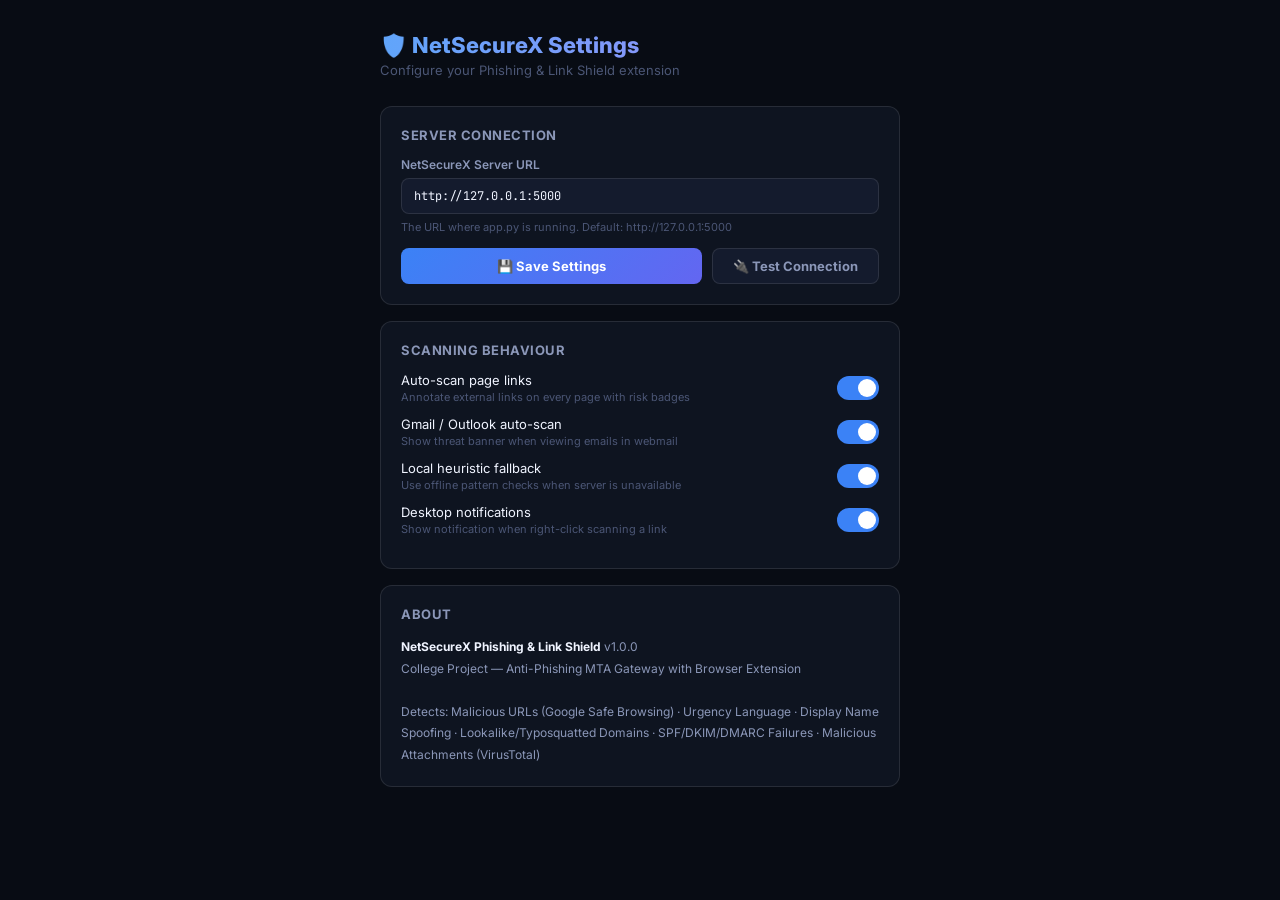
<file: extension/options.html>
<!DOCTYPE html>
<html lang="en">
<head>
  <meta charset="UTF-8">
  <meta name="viewport" content="width=device-width, initial-scale=1.0">
  <title>NetSecureX — Settings</title>
  <link href="https://fonts.googleapis.com/css2?family=Inter:wght@400;500;600;700&family=JetBrains+Mono&display=swap" rel="stylesheet">
  <style>
    :root {
      --bg: #080c14; --card: #0e1420; --border: rgba(255,255,255,0.1);
      --txt1: #f0f4ff; --txt2: #8b97b8; --txt3: #4b5675;
      --accent: #3b82f6; --green: #10b981; --red: #ef4444;
    }
    * { box-sizing: border-box; margin: 0; padding: 0; }
    body {
      background: var(--bg); color: var(--txt1);
      font-family: 'Inter', system-ui, sans-serif;
      font-size: 14px; padding: 32px;
      min-height: 100vh;
    }
    .container { max-width: 520px; margin: 0 auto; }
    h1 {
      font-size: 22px; font-weight: 800; margin-bottom: 4px;
      background: linear-gradient(90deg, #60a5fa, #a78bfa);
      -webkit-background-clip: text; -webkit-text-fill-color: transparent;
      background-clip: text;
    }
    .subtitle { color: var(--txt3); font-size: 13px; margin-bottom: 28px; }

    .card {
      background: var(--card); border: 1px solid var(--border);
      border-radius: 12px; padding: 20px; margin-bottom: 16px;
    }
    .card-title { font-weight: 700; font-size: 13px; margin-bottom: 14px; color: var(--txt2); letter-spacing: 0.04em; text-transform: uppercase; }
    .field { display: flex; flex-direction: column; gap: 6px; margin-bottom: 14px; }
    label { font-size: 12px; color: var(--txt2); font-weight: 600; }
    input[type="text"], input[type="url"] {
      background: #141b2d; border: 1px solid var(--border);
      border-radius: 8px; color: var(--txt1);
      font-family: 'JetBrains Mono', monospace; font-size: 12px;
      padding: 9px 12px; outline: none; width: 100%;
      transition: border-color 0.15s;
    }
    input:focus { border-color: var(--accent); box-shadow: 0 0 0 2px rgba(59,130,246,0.2); }
    .hint { font-size: 11px; color: var(--txt3); }

    .toggle-row { display: flex; align-items: center; justify-content: space-between; margin-bottom: 12px; }
    .toggle-label { font-size: 13px; color: var(--txt1); }
    .toggle-desc  { font-size: 11px; color: var(--txt3); margin-top: 2px; }
    .toggle {
      position: relative; display: inline-block;
      width: 42px; height: 24px; cursor: pointer; flex-shrink: 0;
    }
    .toggle input { opacity: 0; width: 0; height: 0; }
    .slider {
      position: absolute; inset: 0; border-radius: 24px;
      background: #1f2937; transition: background 0.2s;
    }
    .slider::before {
      content: ""; position: absolute;
      width: 18px; height: 18px; border-radius: 50%;
      background: white; left: 3px; bottom: 3px;
      transition: transform 0.2s;
    }
    .toggle input:checked + .slider { background: var(--accent); }
    .toggle input:checked + .slider::before { transform: translateX(18px); }

    .btn-row { display: flex; gap: 10px; }
    .btn {
      padding: 9px 20px; border-radius: 8px; border: none;
      font-family: inherit; font-size: 13px; font-weight: 700;
      cursor: pointer; transition: all 0.15s;
    }
    .btn-save {
      background: linear-gradient(135deg, #3b82f6, #6366f1);
      color: white; flex: 1;
    }
    .btn-save:hover { opacity: 0.9; transform: translateY(-1px); }
    .btn-test { background: #141b2d; color: var(--txt2); border: 1px solid var(--border); }
    .btn-test:hover { color: var(--txt1); }

    .status-msg {
      margin-top: 12px; padding: 8px 12px; border-radius: 7px;
      font-size: 12px; font-weight: 600; display: none;
    }
    .status-ok  { background: rgba(16,185,129,0.15); color: #6ee7b7; border: 1px solid rgba(16,185,129,0.3); }
    .status-err { background: rgba(239,68,68,0.12);  color: #fca5a5; border: 1px solid rgba(239,68,68,0.3); }
    .status-msg.show { display: block; }
  </style>
</head>
<body>
  <div class="container">
    <h1>🛡️ NetSecureX Settings</h1>
    <p class="subtitle">Configure your Phishing &amp; Link Shield extension</p>

    <div class="card">
      <div class="card-title">Server Connection</div>
      <div class="field">
        <label for="server-url">NetSecureX Server URL</label>
        <input type="url" id="server-url" placeholder="http://127.0.0.1:5000" value="http://127.0.0.1:5000">
        <span class="hint">The URL where app.py is running. Default: http://127.0.0.1:5000</span>
      </div>
      <div class="btn-row">
        <button class="btn btn-save" id="btn-save">💾 Save Settings</button>
        <button class="btn btn-test" id="btn-test">🔌 Test Connection</button>
      </div>
      <div id="status-msg" class="status-msg"></div>
    </div>

    <div class="card">
      <div class="card-title">Scanning Behaviour</div>

      <div class="toggle-row">
        <div>
          <div class="toggle-label">Auto-scan page links</div>
          <div class="toggle-desc">Annotate external links on every page with risk badges</div>
        </div>
        <label class="toggle">
          <input type="checkbox" id="tog-links" checked>
          <span class="slider"></span>
        </label>
      </div>

      <div class="toggle-row">
        <div>
          <div class="toggle-label">Gmail / Outlook auto-scan</div>
          <div class="toggle-desc">Show threat banner when viewing emails in webmail</div>
        </div>
        <label class="toggle">
          <input type="checkbox" id="tog-email" checked>
          <span class="slider"></span>
        </label>
      </div>

      <div class="toggle-row">
        <div>
          <div class="toggle-label">Local heuristic fallback</div>
          <div class="toggle-desc">Use offline pattern checks when server is unavailable</div>
        </div>
        <label class="toggle">
          <input type="checkbox" id="tog-local" checked>
          <span class="slider"></span>
        </label>
      </div>

      <div class="toggle-row">
        <div>
          <div class="toggle-label">Desktop notifications</div>
          <div class="toggle-desc">Show notification when right-click scanning a link</div>
        </div>
        <label class="toggle">
          <input type="checkbox" id="tog-notif" checked>
          <span class="slider"></span>
        </label>
      </div>
    </div>

    <div class="card">
      <div class="card-title">About</div>
      <div style="color: var(--txt2); font-size: 12px; line-height: 1.8;">
        <strong style="color:var(--txt1)">NetSecureX Phishing &amp; Link Shield</strong> v1.0.0<br>
        College Project — Anti-Phishing MTA Gateway with Browser Extension<br><br>
        Detects: Malicious URLs (Google Safe Browsing) · Urgency Language ·
        Display Name Spoofing · Lookalike/Typosquatted Domains ·
        SPF/DKIM/DMARC Failures · Malicious Attachments (VirusTotal)
      </div>
    </div>
  </div>

  <script src="options.js"></script>
</body>
</html>
</file>
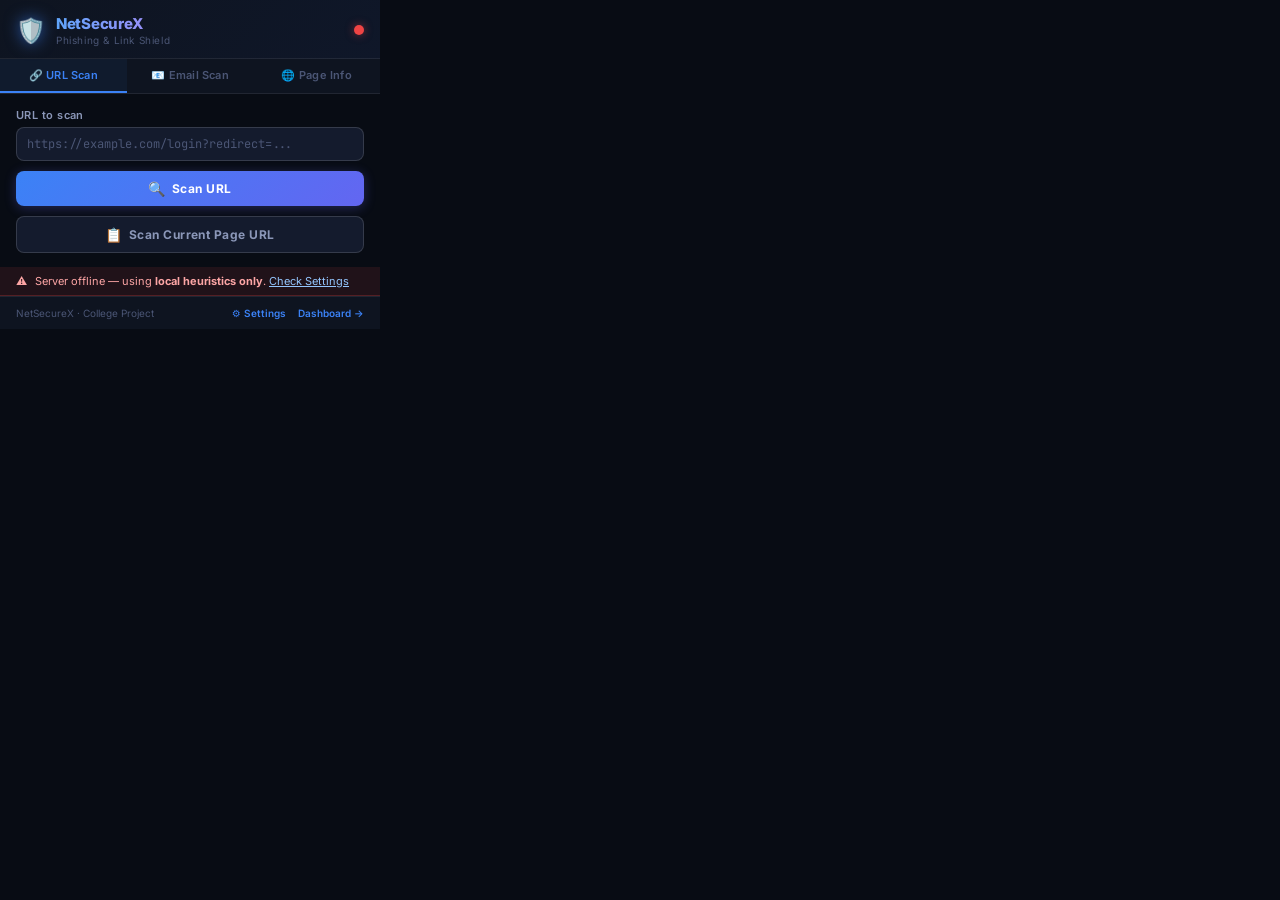
<file: extension/popup.html>
<!DOCTYPE html>
<html lang="en">
<head>
  <meta charset="UTF-8">
  <meta name="viewport" content="width=device-width, initial-scale=1.0">
  <title>NetSecureX Shield</title>
  <link href="https://fonts.googleapis.com/css2?family=Inter:wght@400;500;600;700;800&family=JetBrains+Mono:wght@400;500&display=swap" rel="stylesheet">
  <link rel="stylesheet" href="popup.css">
</head>
<body>
  <!-- ── Header ─────────────────────────────────────────────────── -->
  <header>
    <div class="logo">
      <div class="shield-icon">🛡️</div>
      <div>
        <div class="logo-name">NetSecureX</div>
        <div class="logo-tagline">Phishing &amp; Link Shield</div>
      </div>
    </div>
    <div id="server-status" class="status-dot status-unknown" title="Server status"></div>
  </header>

  <!-- ── Tabs ───────────────────────────────────────────────────── -->
  <div class="tab-bar">
    <button class="tab active" data-tab="url" id="tab-url">🔗 URL Scan</button>
    <button class="tab" data-tab="email" id="tab-email">📧 Email Scan</button>
    <button class="tab" data-tab="page" id="tab-page">🌐 Page Info</button>
  </div>

  <!-- ════════════════════ TAB: URL Scan ═══════════════════════════ -->
  <div class="tab-content active" id="tab-content-url">
    <div class="input-group">
      <label for="url-input">URL to scan</label>
      <input type="url" id="url-input" placeholder="https://example.com/login?redirect=..." autocomplete="off" spellcheck="false">
    </div>
    <button class="btn btn-primary" id="btn-scan-url">
      <span class="btn-icon">🔍</span> Scan URL
    </button>
    <button class="btn btn-secondary" id="btn-scan-page-url">
      <span class="btn-icon">📋</span> Scan Current Page URL
    </button>

    <div class="result-card hidden" id="url-result">
      <div class="result-header">
        <span id="url-risk-badge" class="risk-badge">—</span>
        <span id="url-score" class="score-text"></span>
      </div>
      <div class="result-domain" id="url-domain"></div>
      <div class="result-details" id="url-details"></div>
      <div class="result-tags" id="url-tags"></div>
    </div>
    <div class="error-box hidden" id="url-error"></div>
  </div>

  <!-- ════════════════════ TAB: Email Scan ═════════════════════════ -->
  <div class="tab-content" id="tab-content-email">
    <div class="input-group">
      <label for="email-from">From Address</label>
      <input type="email" id="email-from" placeholder="sender@example.com" autocomplete="off">
    </div>
    <div class="input-group">
      <label for="email-display">Display Name</label>
      <input type="text" id="email-display" placeholder="e.g. CEO, Finance Director" autocomplete="off">
    </div>
    <div class="input-group">
      <label for="email-subject">Subject Line</label>
      <input type="text" id="email-subject" placeholder="e.g. Urgent: Wire Transfer Required" autocomplete="off">
    </div>
    <div class="input-group">
      <label for="email-body">Body Snippet</label>
      <textarea id="email-body" rows="3" placeholder="Paste relevant email body text here…"></textarea>
    </div>
    <div class="input-group">
      <label for="email-urls">URLs in Email (one per line)</label>
      <textarea id="email-urls" rows="2" placeholder="https://login.micrrosoft.com&#10;https://bit.ly/abc123"></textarea>
    </div>
    <button class="btn btn-primary" id="btn-scan-email">
      <span class="btn-icon">🔬</span> Analyse Email
    </button>

    <div class="result-card hidden" id="email-result">
      <div class="result-header">
        <span id="email-risk-badge" class="risk-badge">—</span>
        <span id="email-score" class="score-text"></span>
      </div>
      <div class="threat-chips" id="email-threat-chips"></div>
      <div class="result-details" id="email-details"></div>
      <div class="url-list" id="email-url-list"></div>
    </div>
    <div class="error-box hidden" id="email-error"></div>
  </div>

  <!-- ════════════════════ TAB: Page Info ══════════════════════════ -->
  <div class="tab-content" id="tab-content-page">
    <div class="page-stat-grid">
      <div class="page-stat" id="stat-links">
        <div class="stat-val" id="stat-links-val">—</div>
        <div class="stat-label">External Links</div>
      </div>
      <div class="page-stat" id="stat-risk">
        <div class="stat-val" id="stat-risk-val">—</div>
        <div class="stat-label">Page Risk</div>
      </div>
      <div class="page-stat" id="stat-scanned">
        <div class="stat-val" id="stat-scanned-val">—</div>
        <div class="stat-label">Scanned</div>
      </div>
    </div>
    <button class="btn btn-primary" id="btn-scan-all-links">
      <span class="btn-icon">⚡</span> Scan All Page Links
    </button>
    <div class="links-list" id="page-links-list"></div>
  </div>

  <!-- ── Offline Warning ──────────────────────────────────────────── -->
  <div id="offline-warn" class="hidden" style="background:rgba(239,68,68,0.1);border-bottom:1px solid rgba(239,68,68,0.25);padding:7px 16px;font-size:11px;color:#fca5a5;display:flex;align-items:center;gap:8px;">
    <span>⚠️</span>
    <span>Server offline — using <strong>local heuristics only</strong>. <a id="open-settings" href="#" style="color:#93c5fd">Check Settings</a></span>
  </div>

  <!-- ── Footer ─────────────────────────────────────────────────── -->
  <footer>
    <span>NetSecureX · College Project</span>
    <div style="display:flex;gap:12px;align-items:center">
      <a href="#" id="open-settings-footer" title="Settings">⚙️ Settings</a>
      <a href="http://127.0.0.1:5000" target="_blank" id="open-dashboard">Dashboard →</a>
    </div>
  </footer>

  <script src="popup.js"></script>
</body>
</html>
</file>
<file: extension/popup.css>
/* ─────────────────────────────────────────────────────────────────
   NetSecureX Extension Popup — Premium Dark UI
   ──────────────────────────────────────────────────────────────── */

@import url('https://fonts.googleapis.com/css2?family=Inter:wght@400;500;600;700;800&family=JetBrains+Mono:wght@400;500&display=swap');

:root {
  --bg-0:    #080c14;
  --bg-1:    #0e1420;
  --bg-2:    #141b2d;
  --bg-card: rgba(20, 27, 45, 0.95);
  --border:  rgba(255,255,255,0.08);
  --border2: rgba(255,255,255,0.14);
  --txt-1:   #f0f4ff;
  --txt-2:   #8b97b8;
  --txt-3:   #4b5675;
  --accent:  #3b82f6;
  --accent2: #6366f1;
  --green:   #10b981;
  --yellow:  #f59e0b;
  --red:     #ef4444;
  --red2:    #dc2626;
  --purple:  #8b5cf6;
  --glow-b:  0 0 20px rgba(59,130,246,0.25);
  --glow-r:  0 0 20px rgba(239,68,68,0.3);
  --glow-g:  0 0 20px rgba(16,185,129,0.25);
  --glow-y:  0 0 20px rgba(245,158,11,0.3);
  --r:       8px;
  --r2:      12px;
  --tr:      0.18s ease;
}

*, *::before, *::after { box-sizing: border-box; margin: 0; padding: 0; }

body {
  width: 380px;
  min-height: 500px;
  max-height: 640px;
  overflow-y: auto;
  font-family: 'Inter', system-ui, sans-serif;
  background: var(--bg-0);
  color: var(--txt-1);
  font-size: 13px;
  scrollbar-width: thin;
  scrollbar-color: var(--bg-2) transparent;
}

body::-webkit-scrollbar { width: 4px; }
body::-webkit-scrollbar-track { background: transparent; }
body::-webkit-scrollbar-thumb { background: var(--bg-2); border-radius: 4px; }

/* ── Header ───────────────────────────────────────────────────── */
header {
  display: flex;
  align-items: center;
  justify-content: space-between;
  padding: 14px 16px 12px;
  background: linear-gradient(135deg, #0e1420 0%, #0f1729 100%);
  border-bottom: 1px solid var(--border);
  position: sticky;
  top: 0;
  z-index: 100;
}

.logo { display: flex; align-items: center; gap: 10px; }

.shield-icon {
  font-size: 24px;
  filter: drop-shadow(0 0 8px rgba(59,130,246,0.6));
  animation: shield-pulse 3s ease infinite;
}
@keyframes shield-pulse {
  0%, 100% { filter: drop-shadow(0 0 8px rgba(59,130,246,0.5)); }
  50%       { filter: drop-shadow(0 0 16px rgba(99,102,241,0.8)); }
}

.logo-name {
  font-size: 15px;
  font-weight: 800;
  background: linear-gradient(90deg, #60a5fa, #a78bfa);
  -webkit-background-clip: text;
  -webkit-text-fill-color: transparent;
  background-clip: text;
  letter-spacing: -0.02em;
}
.logo-tagline { font-size: 10px; color: var(--txt-3); letter-spacing: 0.06em; margin-top: 1px; }

.status-dot {
  width: 10px; height: 10px;
  border-radius: 50%;
  cursor: default;
  transition: box-shadow var(--tr), background var(--tr);
}
.status-online  { background: var(--green); box-shadow: 0 0 8px rgba(16,185,129,0.7); }
.status-offline { background: var(--red);   box-shadow: 0 0 8px rgba(239,68,68,0.5); }
.status-unknown { background: var(--txt-3); }

/* ── Tabs ─────────────────────────────────────────────────────── */
.tab-bar {
  display: flex;
  background: var(--bg-1);
  border-bottom: 1px solid var(--border);
}

.tab {
  flex: 1;
  padding: 9px 4px;
  border: none;
  background: transparent;
  color: var(--txt-3);
  font-size: 11px;
  font-weight: 600;
  font-family: inherit;
  cursor: pointer;
  transition: color var(--tr), background var(--tr);
  border-bottom: 2px solid transparent;
  letter-spacing: 0.02em;
}
.tab:hover { color: var(--txt-2); background: rgba(255,255,255,0.03); }
.tab.active {
  color: var(--accent);
  border-bottom-color: var(--accent);
  background: rgba(59,130,246,0.06);
}

/* ── Tab Content ─────────────────────────────────────────────── */
.tab-content {
  display: none;
  padding: 14px 16px;
  flex-direction: column;
  gap: 10px;
}
.tab-content.active { display: flex; }

/* ── Input Group ─────────────────────────────────────────────── */
.input-group { display: flex; flex-direction: column; gap: 5px; }
label { font-size: 11px; font-weight: 600; color: var(--txt-2); letter-spacing: 0.04em; }

input[type="url"],
input[type="text"],
input[type="email"],
textarea {
  width: 100%;
  background: var(--bg-2);
  border: 1px solid var(--border2);
  border-radius: var(--r);
  color: var(--txt-1);
  font-family: 'JetBrains Mono', monospace;
  font-size: 12px;
  padding: 8px 10px;
  outline: none;
  resize: vertical;
  transition: border-color var(--tr), box-shadow var(--tr);
}
input:focus, textarea:focus {
  border-color: var(--accent);
  box-shadow: 0 0 0 2px rgba(59,130,246,0.18);
}
input::placeholder, textarea::placeholder { color: var(--txt-3); }

/* ── Buttons ─────────────────────────────────────────────────── */
.btn {
  display: flex;
  align-items: center;
  justify-content: center;
  gap: 6px;
  width: 100%;
  padding: 9px 16px;
  border: none;
  border-radius: var(--r);
  font-family: inherit;
  font-size: 12px;
  font-weight: 700;
  cursor: pointer;
  letter-spacing: 0.04em;
  transition: all var(--tr);
}
.btn-primary {
  background: linear-gradient(135deg, #3b82f6, #6366f1);
  color: #fff;
  box-shadow: 0 2px 12px rgba(99,102,241,0.3);
}
.btn-primary:hover {
  transform: translateY(-1px);
  box-shadow: 0 4px 20px rgba(99,102,241,0.45);
}
.btn-primary:active { transform: translateY(0); }

.btn-secondary {
  background: var(--bg-2);
  color: var(--txt-2);
  border: 1px solid var(--border2);
}
.btn-secondary:hover { color: var(--txt-1); background: rgba(255,255,255,0.07); }

.btn:disabled { opacity: 0.5; cursor: not-allowed; transform: none !important; }
.btn-icon { font-size: 14px; }

/* ── Result Card ─────────────────────────────────────────────── */
.result-card {
  background: var(--bg-card);
  border: 1px solid var(--border2);
  border-radius: var(--r2);
  padding: 14px;
  display: flex;
  flex-direction: column;
  gap: 8px;
  animation: card-in 0.25s ease;
}
@keyframes card-in {
  from { opacity: 0; transform: translateY(6px); }
  to   { opacity: 1; transform: translateY(0); }
}
.result-card.risk-high   { border-color: rgba(239,68,68,0.4); box-shadow: var(--glow-r); }
.result-card.risk-medium { border-color: rgba(245,158,11,0.4); box-shadow: var(--glow-y); }
.result-card.risk-low    { border-color: rgba(16,185,129,0.3); box-shadow: var(--glow-g); }

.result-header { display: flex; align-items: center; gap: 10px; }

.risk-badge {
  display: inline-flex;
  align-items: center;
  gap: 4px;
  font-size: 11px;
  font-weight: 800;
  border-radius: 6px;
  padding: 4px 10px;
  letter-spacing: 0.08em;
  text-transform: uppercase;
}
.badge-high   { background: rgba(239,68,68,0.18); color: #fca5a5; border: 1px solid rgba(239,68,68,0.35); }
.badge-medium { background: rgba(245,158,11,0.18); color: #fde68a; border: 1px solid rgba(245,158,11,0.35); }
.badge-low    { background: rgba(16,185,129,0.15); color: #6ee7b7; border: 1px solid rgba(16,185,129,0.3); }

.score-text { font-size: 12px; color: var(--txt-2); font-family: 'JetBrains Mono', monospace; }

.result-domain {
  font-family: 'JetBrains Mono', monospace;
  font-size: 11px;
  color: #93c5fd;
  word-break: break-all;
}

.result-details {
  font-size: 12px;
  color: var(--txt-2);
  line-height: 1.5;
}

.result-tags { display: flex; flex-wrap: wrap; gap: 5px; }
.result-tag {
  font-size: 10px;
  font-weight: 600;
  background: rgba(245,158,11,0.12);
  color: #fde68a;
  border: 1px solid rgba(245,158,11,0.25);
  border-radius: 5px;
  padding: 2px 7px;
}

/* ── Threat Chips ────────────────────────────────────────────── */
.threat-chips { display: flex; flex-wrap: wrap; gap: 5px; }
.chip {
  font-size: 11px;
  font-weight: 600;
  border-radius: 6px;
  padding: 3px 8px;
  display: flex;
  align-items: center;
  gap: 4px;
}
.chip-urgency  { background: rgba(245,158,11,0.15); color: #fde68a; border: 1px solid rgba(245,158,11,0.3); }
.chip-spoof    { background: rgba(239,68,68,0.15);  color: #fca5a5; border: 1px solid rgba(239,68,68,0.3);  }
.chip-lookalike{ background: rgba(139,92,246,0.15); color: #c4b5fd; border: 1px solid rgba(139,92,246,0.3); }
.chip-malurl   { background: rgba(239,68,68,0.2);   color: #fca5a5; border: 1px solid rgba(239,68,68,0.4);  }
.chip-clean    { background: rgba(16,185,129,0.12); color: #6ee7b7; border: 1px solid rgba(16,185,129,0.25);}

/* ── URL list in email result ────────────────────────────────── */
.url-list { display: flex; flex-direction: column; gap: 4px; margin-top: 2px; }
.url-item {
  display: flex;
  align-items: center;
  gap: 6px;
  padding: 5px 8px;
  border-radius: 6px;
  background: var(--bg-1);
  border: 1px solid var(--border);
}
.url-item-domain {
  font-family: 'JetBrains Mono', monospace;
  font-size: 10px;
  color: #93c5fd;
  flex: 1;
  overflow: hidden;
  text-overflow: ellipsis;
  white-space: nowrap;
}
.url-item-risk {
  font-size: 9px;
  font-weight: 700;
  border-radius: 4px;
  padding: 1px 5px;
  letter-spacing: 0.06em;
}
.url-risk-high   { background: rgba(239,68,68,0.2);  color: #fca5a5; }
.url-risk-medium { background: rgba(245,158,11,0.2); color: #fde68a; }
.url-risk-low    { background: rgba(16,185,129,0.15);color: #6ee7b7; }

/* ── Page Info Tab ───────────────────────────────────────────── */
.page-stat-grid {
  display: grid;
  grid-template-columns: repeat(3, 1fr);
  gap: 8px;
  margin-bottom: 4px;
}
.page-stat {
  background: var(--bg-2);
  border: 1px solid var(--border);
  border-radius: var(--r);
  padding: 10px 8px;
  text-align: center;
}
.stat-val {
  font-size: 20px;
  font-weight: 800;
  font-family: 'JetBrains Mono', monospace;
  color: var(--txt-1);
  line-height: 1.2;
}
.stat-label { font-size: 10px; color: var(--txt-3); margin-top: 3px; letter-spacing: 0.04em; }

.links-list { display: flex; flex-direction: column; gap: 4px; margin-top: 4px; max-height: 200px; overflow-y: auto; }
.link-row {
  display: flex;
  align-items: center;
  gap: 6px;
  padding: 5px 8px;
  border-radius: 6px;
  background: var(--bg-1);
  border: 1px solid var(--border);
  animation: card-in 0.2s ease;
}
.link-row-url {
  flex: 1;
  font-family: 'JetBrains Mono', monospace;
  font-size: 10px;
  color: #93c5fd;
  overflow: hidden;
  text-overflow: ellipsis;
  white-space: nowrap;
}

/* ── Error Box ───────────────────────────────────────────────── */
.error-box {
  background: rgba(239,68,68,0.1);
  border: 1px solid rgba(239,68,68,0.3);
  border-radius: var(--r);
  padding: 9px 12px;
  color: #fca5a5;
  font-size: 12px;
  line-height: 1.5;
}

/* ── Spinner ─────────────────────────────────────────────────── */
.spinner {
  display: inline-block;
  width: 14px; height: 14px;
  border: 2px solid rgba(255,255,255,0.2);
  border-top-color: #fff;
  border-radius: 50%;
  animation: spin 0.7s linear infinite;
  vertical-align: middle;
}
@keyframes spin { to { transform: rotate(360deg); } }

/* ── Utility ─────────────────────────────────────────────────── */
.hidden { display: none !important; }

/* ── Footer ──────────────────────────────────────────────────── */
footer {
  padding: 10px 16px;
  border-top: 1px solid var(--border);
  display: flex;
  justify-content: space-between;
  align-items: center;
  background: var(--bg-1);
  font-size: 10px;
  color: var(--txt-3);
  position: sticky;
  bottom: 0;
}
footer a { color: var(--accent); text-decoration: none; font-weight: 600; }
footer a:hover { text-decoration: underline; }
</file>
